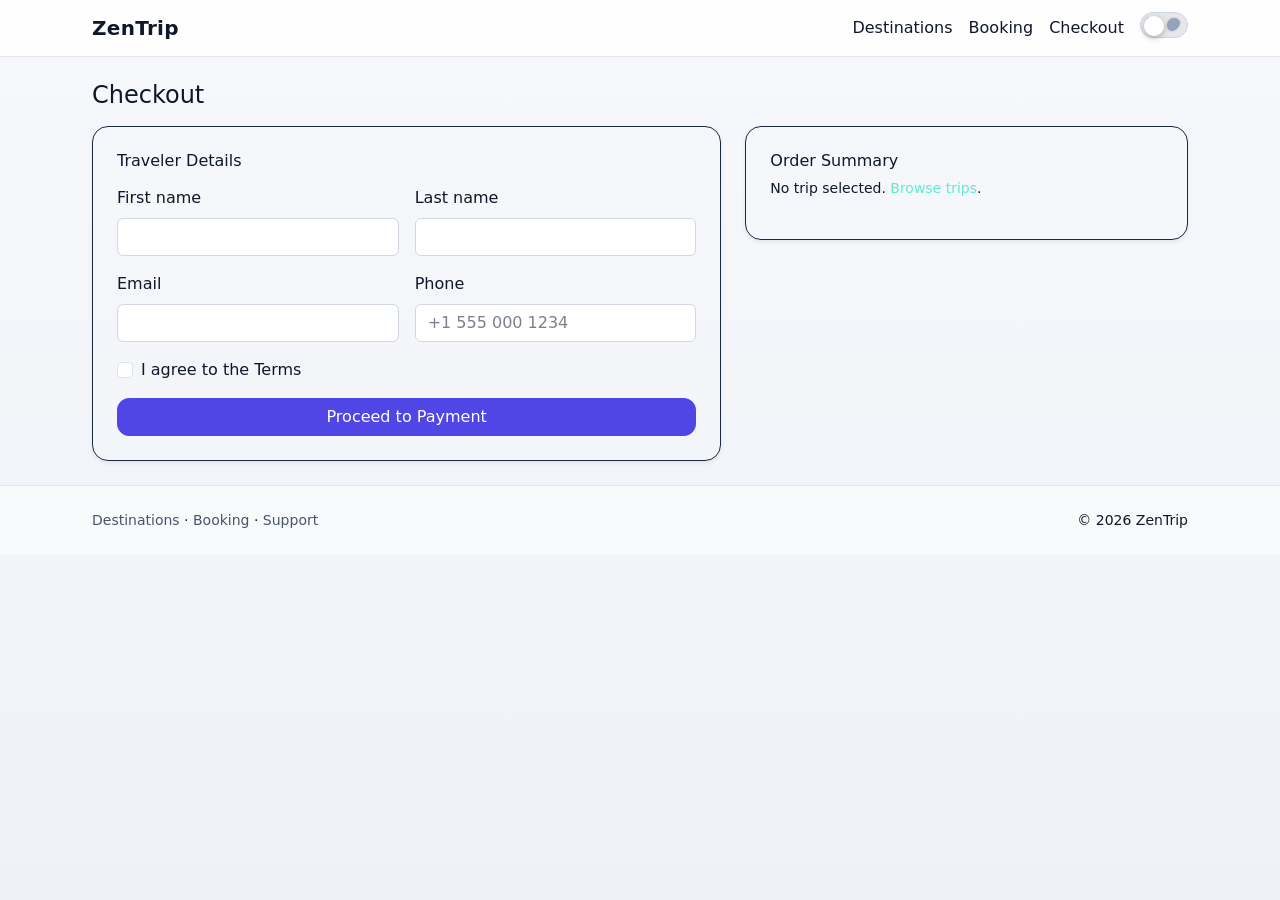
<file: checkout.html>
<!doctype html>
<html lang="en">
  <head>
    <meta charset="utf-8" />
    <meta name="viewport" content="width=device-width, initial-scale=1" />
    <title>ZenTrip — Checkout</title>
    <meta name="description" content="Review your ZenTrip selection and enter traveler details." />
    <link href="https://cdn.jsdelivr.net/npm/bootstrap@5.3.3/dist/css/bootstrap.min.css" rel="stylesheet" />
    <link rel="stylesheet" href="assets/css/base.css" />
    <link rel="stylesheet" href="assets/css/components.css" />
  </head>
  <body>
    <a class="skip-link" href="#main">Skip to content</a>
    <header id="site-header"></header>

    <main id="main" class="container py-4">
      <h1 class="h4 mb-3">Checkout</h1>
      <div class="row g-4">
        <div class="col-lg-7">
          <div class="p-3 p-md-4 rounded-4 border shadow-sm">
            <h2 class="h6">Traveler Details</h2>
            <form id="travelerForm" class="mt-3">
              <div class="row g-3">
                <div class="col-md-6">
                  <label class="form-label" for="firstName">First name</label>
                  <input class="form-control" id="firstName" required />
                </div>
                <div class="col-md-6">
                  <label class="form-label" for="lastName">Last name</label>
                  <input class="form-control" id="lastName" required />
                </div>
                <div class="col-md-6">
                  <label class="form-label" for="email">Email</label>
                  <input class="form-control" id="email" type="email" required />
                </div>
                <div class="col-md-6">
                  <label class="form-label" for="phone">Phone</label>
                  <input class="form-control" id="phone" type="tel" placeholder="+1 555 000 1234" />
                </div>
              </div>
              <div class="form-check mt-3">
                <input class="form-check-input" type="checkbox" id="agree" required />
                <label class="form-check-label" for="agree">I agree to the Terms</label>
              </div>
              <div class="d-grid mt-3">
                <button class="btn btn-primary" type="submit">Proceed to Payment</button>
              </div>
            </form>
          </div>
        </div>
        <div class="col-lg-5">
          <div class="p-3 p-md-4 rounded-4 border shadow-sm">
            <h2 class="h6">Order Summary</h2>
            <div id="summary" class="small"></div>
          </div>
        </div>
      </div>
    </main>

    <footer id="site-footer" class="mt-auto"></footer>

    <script src="https://cdn.jsdelivr.net/npm/bootstrap@5.3.3/dist/js/bootstrap.bundle.min.js" defer></script>
    <script type="module" src="assets/js/cart.js"></script>
  </body>
  </html>
</file>
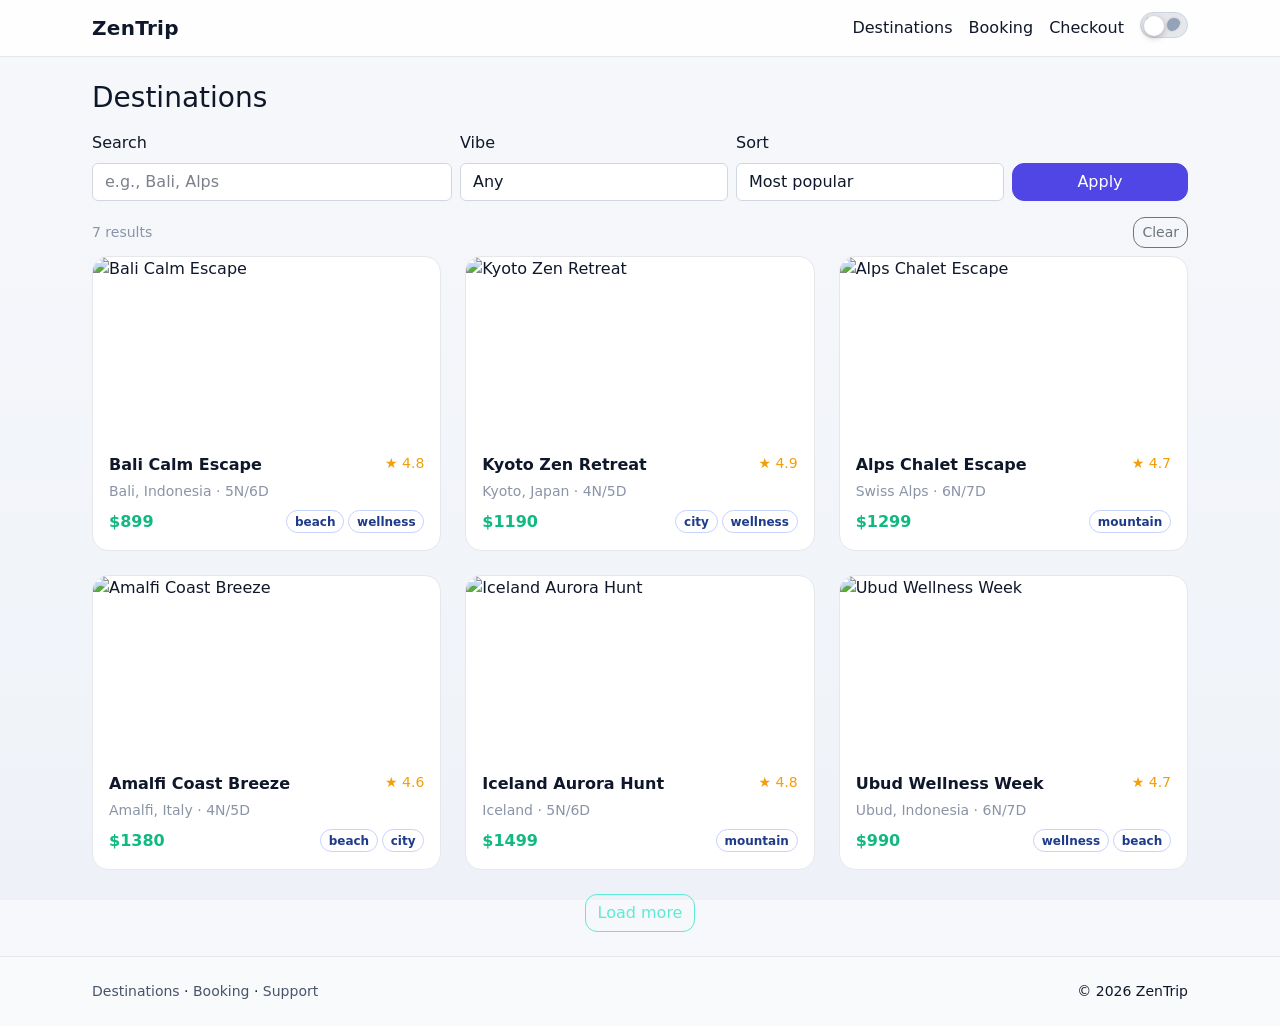
<file: destinations.html>
<!doctype html>
<html lang="en">
  <head>
    <meta charset="utf-8" />
    <meta name="viewport" content="width=device-width, initial-scale=1" />
    <title>ZenTrip — Destinations</title>
    <meta name="description" content="Browse ZenTrip's curated destinations and serene retreats." />
    <link href="https://cdn.jsdelivr.net/npm/bootstrap@5.3.3/dist/css/bootstrap.min.css" rel="stylesheet" />
    <link rel="stylesheet" href="assets/css/base.css" />
    <link rel="stylesheet" href="assets/css/components.css" />
    <link rel="stylesheet" href="assets/css/animations.css" />
  </head>
  <body>
    <a class="skip-link" href="#main">Skip to content</a>
    <header id="site-header"></header>

    <main id="main" class="container py-4">
      <h1 class="h3 mb-3">Destinations</h1>
      <form id="filters" class="row g-2 align-items-end mb-3">
        <div class="col-12 col-md-4">
          <label for="search" class="form-label">Search</label>
          <input id="search" type="search" class="form-control" placeholder="e.g., Bali, Alps" />
        </div>
        <div class="col-6 col-md-3">
          <label for="tag" class="form-label">Vibe</label>
          <select id="tag" class="form-select">
            <option value="">Any</option>
            <option value="beach">Beach</option>
            <option value="mountain">Mountain</option>
            <option value="city">City</option>
            <option value="wellness">Wellness</option>
          </select>
        </div>
        <div class="col-6 col-md-3">
          <label for="sort" class="form-label">Sort</label>
          <select id="sort" class="form-select">
            <option value="pop">Most popular</option>
            <option value="price-asc">Price: Low to High</option>
            <option value="price-desc">Price: High to Low</option>
            <option value="rating">Top rated</option>
          </select>
        </div>
        <div class="col-12 col-md-2 d-grid">
          <button class="btn btn-primary" id="applyFilters" type="button">Apply</button>
        </div>
      </form>

      <div class="d-flex justify-content-between align-items-center mb-2">
        <p class="m-0 small text-muted" id="resultCount">Loading...</p>
        <button class="btn btn-sm btn-outline-secondary" id="clearFilters" type="button">Clear</button>
      </div>

      <div id="results" class="row g-4" aria-live="polite"></div>
      <div class="text-center mt-4">
        <button class="btn btn-outline-primary d-none" id="loadMore" type="button">Load more</button>
      </div>
    </main>

    <footer id="site-footer" class="mt-auto"></footer>

    <script src="https://cdn.jsdelivr.net/npm/bootstrap@5.3.3/dist/js/bootstrap.bundle.min.js" defer></script>
    <script type="module" src="assets/js/search.js"></script>
  </body>
  </html>
</file>
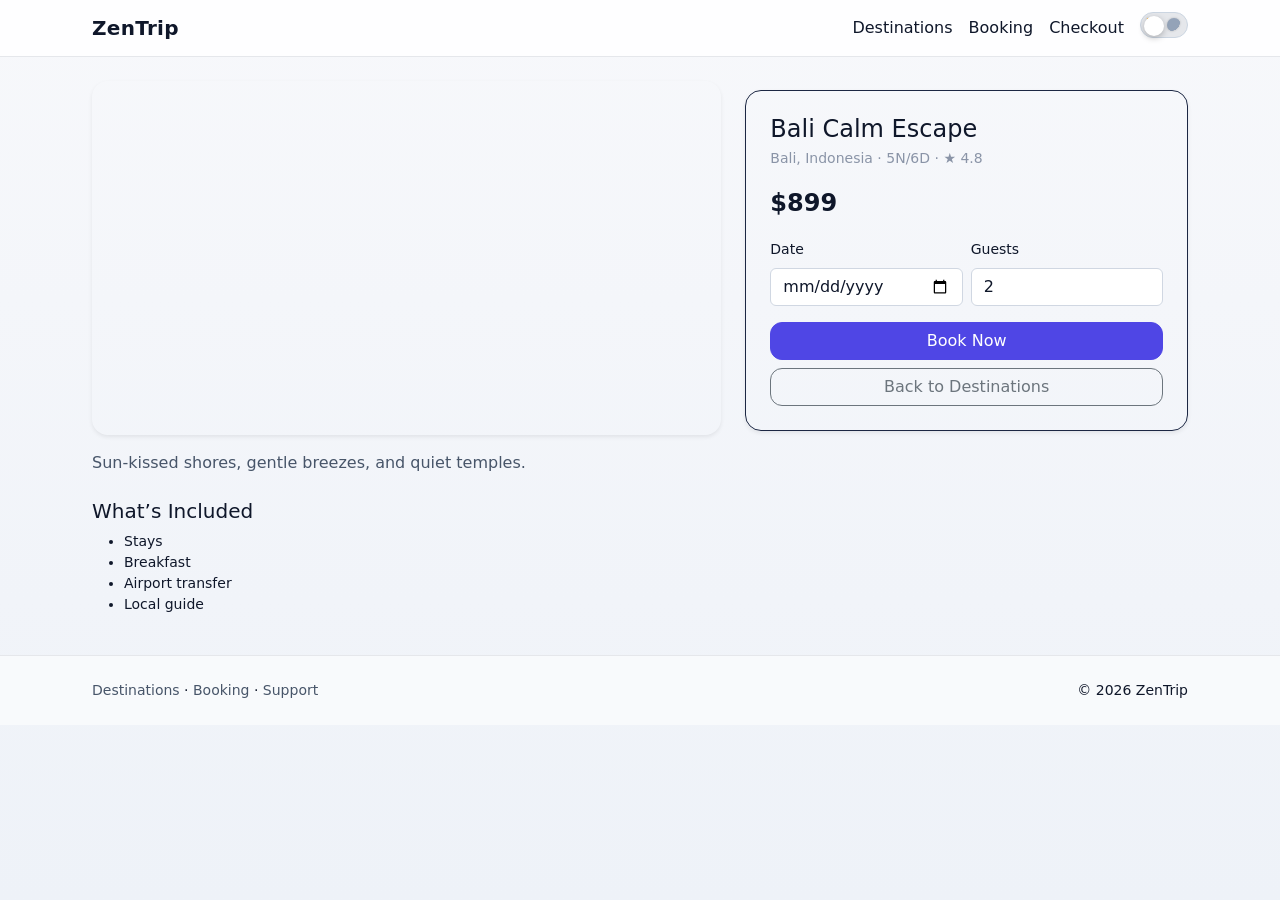
<file: package.html>
<!doctype html>
<html lang="en">
  <head>
    <meta charset="utf-8" />
    <meta name="viewport" content="width=device-width, initial-scale=1" />
    <title>ZenTrip — Package Details</title>
    <meta name="description" content="Trip details, itinerary, and inclusions for your ZenTrip package." />
    <link href="https://cdn.jsdelivr.net/npm/bootstrap@5.3.3/dist/css/bootstrap.min.css" rel="stylesheet" />
    <link rel="stylesheet" href="assets/css/base.css" />
    <link rel="stylesheet" href="assets/css/components.css" />
    <link rel="stylesheet" href="assets/css/animations.css" />
  </head>
  <body>
    <a class="skip-link" href="#main">Skip to content</a>
    <header id="site-header"></header>

    <main id="main" class="container py-4">
      <div id="pdp" class="row g-4">
        <div class="col-lg-7">
          <div class="ratio ratio-16x9 rounded-4 overflow-hidden shadow-sm">
            <img id="pdp-hero" alt="Destination" loading="lazy" />
          </div>
          <div class="mt-3" id="pdp-desc"></div>
          <div class="mt-4">
            <h2 class="h5">What’s Included</h2>
            <ul class="small" id="pdp-includes"></ul>
          </div>
        </div>
        <div class="col-lg-5">
          <div class="p-3 p-md-4 rounded-4 border shadow-sm sticky-lg-top" style="top: 90px;">
            <h1 id="pdp-title" class="h4 mb-1">Loading...</h1>
            <p id="pdp-meta" class="text-muted small mb-3"></p>
            <p class="fs-4 fw-bold mb-3" id="pdp-price"></p>
            <div class="row g-2 mb-3">
              <div class="col">
                <label class="form-label small" for="pdp-date">Date</label>
                <input id="pdp-date" class="form-control" type="date" />
              </div>
              <div class="col">
                <label class="form-label small" for="pdp-guests">Guests</label>
                <input id="pdp-guests" class="form-control" type="number" min="1" value="2" />
              </div>
            </div>
            <button id="addToCart" class="btn btn-primary w-100 mb-2" type="button">Book Now</button>
            <a href="destinations.html" class="btn btn-outline-secondary w-100" role="button">Back to Destinations</a>
          </div>
        </div>
      </div>
    </main>

    <footer id="site-footer" class="mt-auto"></footer>

    <script type="application/ld+json" id="pdp-schema"></script>
    <script src="https://cdn.jsdelivr.net/npm/bootstrap@5.3.3/dist/js/bootstrap.bundle.min.js" defer></script>
    <script type="module" src="assets/js/cart.js"></script>
  </body>
  </html>
</file>
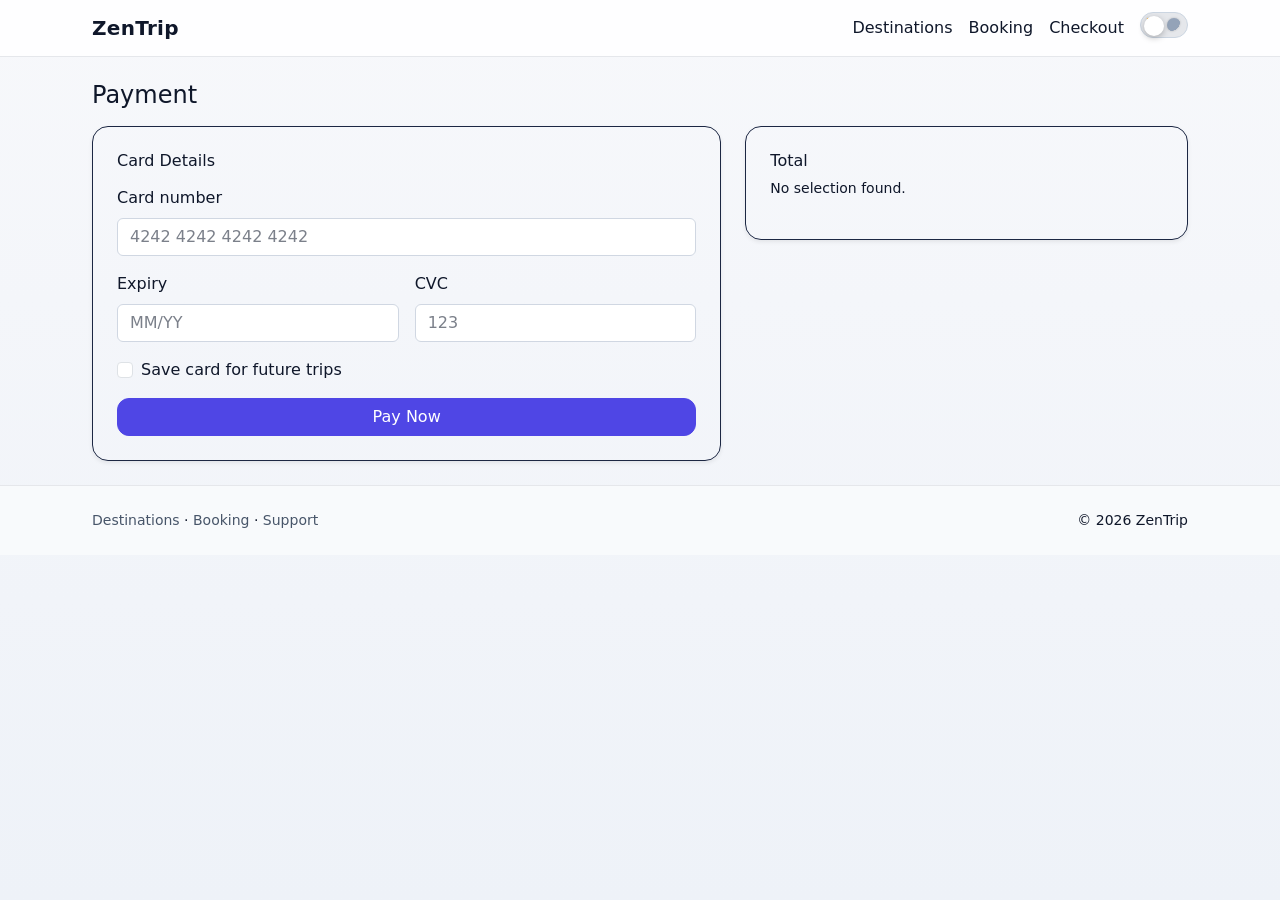
<file: payment.html>
<!doctype html>
<html lang="en">
  <head>
    <meta charset="utf-8" />
    <meta name="viewport" content="width=device-width, initial-scale=1" />
    <title>ZenTrip — Payment</title>
    <meta name="description" content="Securely pay for your ZenTrip booking." />
    <link href="https://cdn.jsdelivr.net/npm/bootstrap@5.3.3/dist/css/bootstrap.min.css" rel="stylesheet" />
    <link rel="stylesheet" href="assets/css/base.css" />
    <link rel="stylesheet" href="assets/css/components.css" />
  </head>
  <body>
    <a class="skip-link" href="#main">Skip to content</a>
    <header id="site-header"></header>

    <main id="main" class="container py-4">
      <h1 class="h4 mb-3">Payment</h1>
      <div class="row g-4">
        <div class="col-lg-7">
          <div class="p-3 p-md-4 rounded-4 border shadow-sm">
            <h2 class="h6">Card Details</h2>
            <form id="paymentForm" class="mt-3">
              <div class="mb-3">
                <label class="form-label" for="cardNumber">Card number</label>
                <input class="form-control" id="cardNumber" inputmode="numeric" placeholder="4242 4242 4242 4242" required />
              </div>
              <div class="row g-3">
                <div class="col-md-6">
                  <label class="form-label" for="cardExpiry">Expiry</label>
                  <input class="form-control" id="cardExpiry" placeholder="MM/YY" required />
                </div>
                <div class="col-md-6">
                  <label class="form-label" for="cardCvc">CVC</label>
                  <input class="form-control" id="cardCvc" inputmode="numeric" placeholder="123" required />
                </div>
              </div>
              <div class="form-check mt-3">
                <input class="form-check-input" type="checkbox" id="saveCard" />
                <label class="form-check-label" for="saveCard">Save card for future trips</label>
              </div>
              <div class="d-grid mt-3">
                <button class="btn btn-primary" type="submit">Pay Now</button>
              </div>
            </form>
          </div>
        </div>
        <div class="col-lg-5">
          <div class="p-3 p-md-4 rounded-4 border shadow-sm">
            <h2 class="h6">Total</h2>
            <div id="pay-summary" class="small"></div>
          </div>
        </div>
      </div>
    </main>

    <footer id="site-footer" class="mt-auto"></footer>

    <script src="https://cdn.jsdelivr.net/npm/bootstrap@5.3.3/dist/js/bootstrap.bundle.min.js" defer></script>
    <script type="module" src="assets/js/payments.js"></script>
  </body>
  </html>
</file>
<file: assets/css/base.css>
:root{
  --bg:#0f1320;--card:#12172a;--muted:#8a94a7;--text:#e8eef8;--accent:#5eead4;--primary:#4f46e5;--ring:rgba(94,234,212,.35)
}
*{box-sizing:border-box}
html,body{height:100%}
body{
  margin:0;font-family:Inter,system-ui,-apple-system,Segoe UI,Roboto,Arial,sans-serif;
  color:var(--text);background:radial-gradient(1200px 800px at 100% -10%,#1b2340 0%,#0f1320 50%,#0c101b 100%);
}
a{color:var(--accent);text-decoration:none}
a:hover{text-decoration:underline}
img{max-width:100%;display:block}
.container{max-width:1120px}

/* Forms */
.form-control,.form-select{background:#0c1324;border:1px solid #1f2a44;color:var(--text)}
.form-control:focus,.form-select:focus{border-color:var(--accent);box-shadow:0 0 0 .25rem var(--ring)}
/* Higher-contrast placeholders */
.form-control::placeholder,.form-select::placeholder{color:rgba(232,238,248,.86)}
.btn{border-radius:12px}
.btn-primary{background:var(--primary);border-color:var(--primary)}
.btn-outline-primary{color:var(--accent);border-color:var(--accent)}
.btn-outline-primary:hover{background:var(--accent);color:#0a0f1a}

/* Layout */
.rounded-4{border-radius:16px}
.shadow-sm{box-shadow:0 8px 24px rgba(0,0,0,.3)}
.border{border:1px solid #1c2743!important}
.skip-link{position:absolute;left:-999px;top:auto;width:1px;height:1px;overflow:hidden}
.skip-link:focus{left:16px;top:16px;width:auto;height:auto;background:#000;color:#fff;padding:8px 12px;border-radius:8px}

/* Hero */
.hero{min-height:72vh;position:relative;isolation:isolate}
.hero:before{content:"";position:absolute;inset:0;background:radial-gradient(800px 400px at 20% 10%,rgba(79,70,229,.35),transparent 60%),radial-gradient(800px 400px at 80% 90%,rgba(94,234,212,.15),transparent 60%);z-index:-1}
.hero-inner{max-width:820px}
.search-bar{background:rgba(12,19,36,.7);backdrop-filter:blur(8px);padding:16px;border-radius:16px}
/* Extra bright placeholders inside hero search */
.search-bar .form-control::placeholder{color:rgba(255,255,255,.9)}

/* Cards */
.card-zen{background:var(--card);border:1px solid #19203a;border-radius:16px;overflow:hidden}
.card-zen .title{font-weight:600}
.card-zen .meta{color:var(--muted)}
.price{color:#d1fae5}

/* Footer */
footer{border-top:1px solid #1c2743;background:linear-gradient(180deg,rgba(20,26,44,.6),rgba(12,16,27,.8))}

/* Gradient promo */
.zen-gradient{background:linear-gradient(120deg,#3447ce,#2cc8b8); color:#fff}
.float-shape{position:absolute;right:-60px;top:-60px;width:180px;height:180px;background:radial-gradient(circle at 30% 30%,#7dd3fc,transparent 60%);filter:blur(8px);opacity:.5;border-radius:50%}
/* Light theme promo contrast */
[data-theme="light"] .zen-gradient{background:
  linear-gradient(180deg,rgba(2,6,23,.10),rgba(2,6,23,.02)),
  linear-gradient(120deg,#e8eefc,#e1fbf7);
}
[data-theme="light"] .zen-gradient.text-white{color:#0f172a!important}
[data-theme="light"] .zen-gradient .btn-outline-light{color:#0f172a;border-color:#0f172a}
[data-theme="light"] .zen-gradient .btn-outline-light:hover{background:#0f172a;color:#fff}
[data-theme="light"] .float-shape{background:radial-gradient(circle at 30% 30%,#93c5fd,transparent 60%)}

/* Utilities */
.text-muted{color:var(--muted)!important}
.visually-hidden{position:absolute!important;width:1px;height:1px;padding:0;margin:-1px;overflow:hidden;clip:rect(0,0,0,0);white-space:nowrap;border:0}

/* Light theme (minimal overrides) */
[data-theme="light"] body{color:#0f172a;background:linear-gradient(180deg,#f7f8fb,#eef2f8)}
[data-theme="light"] .card-zen{background:#ffffff;border-color:#e5e7eb}
[data-theme="light"] .form-control,[data-theme="light"] .form-select{background:#ffffff;border-color:#d0d7e2;color:#0f172a}
[data-theme="light"] .form-control::placeholder,[data-theme="light"] .form-select::placeholder{color:rgba(15,23,42,.55)}
[data-theme="light"] .search-bar{background:rgba(255,255,255,.85)}
[data-theme="light"] footer{background:#f8fafc;border-top-color:#e5e7eb}
</file>
<file: assets/css/components.css>
/* Header / Navbar */
.navbar-zen{background:rgba(10,14,24,.7);backdrop-filter:blur(8px);border-bottom:1px solid #1c2743}
[data-theme="light"] .navbar-zen{background:rgba(255,255,255,.85);border-bottom-color:#e5e7eb}
.brand{font-weight:700;letter-spacing:.3px}
/* Light theme navbar text */
[data-theme="light"] .navbar-zen .navbar-brand,[data-theme="light"] .navbar-zen .nav-link{color:#0f172a!important}
[data-theme="light"] .navbar-zen .nav-link:hover{color:#111827!important}

/* Toggle switch */
.theme-toggle{position:relative;width:48px;height:26px;border-radius:999px;border:1px solid rgba(148,163,184,.5);background:#111827;display:inline-flex;align-items:center;justify-content:center;padding:0;cursor:pointer;transition:background .25s,border-color .25s;}
.theme-toggle .knob{position:absolute;left:3px;top:3px;width:20px;height:20px;border-radius:50%;background:#fff;box-shadow:0 2px 6px rgba(0,0,0,.25);transition:transform .25s ease}
.theme-toggle .icon{position:absolute;width:14px;height:14px}
.theme-toggle .sun{left:6px;filter:drop-shadow(0 0 1px rgba(0,0,0,.2))}
.theme-toggle .moon{right:6px;filter:drop-shadow(0 0 1px rgba(0,0,0,.2))}
.theme-toggle.on{background:#10b981;border-color:#059669}
.theme-toggle.on .knob{transform:translateX(22px)}
[data-theme="light"] .theme-toggle{background:#e5e7eb;border-color:#cbd5e1}
[data-theme="light"] .theme-toggle.on{background:#10b981;border-color:#059669}

/* Inline SVG icons via masks */
.theme-toggle .sun:before{content:"";display:block;width:14px;height:14px;background:radial-gradient(circle at 50% 50%,#f59e0b 55%,transparent 56%), conic-gradient(from 0deg,#f59e0b 0 10%,transparent 10% 20%,#f59e0b 20% 30%,transparent 30% 40%,#f59e0b 40% 50%,transparent 50% 60%,#f59e0b 60% 70%,transparent 70% 80%,#f59e0b 80% 90%,transparent 90% 100%)}
.theme-toggle .moon:before{content:"";display:block;width:14px;height:14px;border-radius:50%;background:radial-gradient(circle at 35% 35%,#94a3b8 60%,transparent 61%), radial-gradient(circle at 65% 65%,transparent 59%,#94a3b8 60%)}

/* Sections */
section{scroll-margin-top:80px}

/* Cards grid */
.trip-card{transition:transform .25s ease, box-shadow .25s ease}
.trip-card:hover{transform:translateY(-4px);box-shadow:0 16px 40px rgba(0,0,0,.35)}
.trip-thumb{object-fit:cover;width:100%;height:180px}
/* Price color contrast */
.price{color:#10b981}
[data-theme="dark"] .price{color:#d1fae5}

/* Ratings */
.stars{color:#fde68a}
[data-theme="light"] .stars{color:#f59e0b}

/* PDP */
#pdp-desc p{color:#cdd6ea}
[data-theme="light"] #pdp-desc p{color:#475569}

/* Forms helpers */
.hint{font-size:12px;color:var(--muted)}

/* Badges */
.badge-zen{--bs-badge-bg:#1a2240;border:1px solid #29345e;color:#9fb2ff}
[data-theme="light"] .badge-zen{--bs-badge-bg:#eef2ff;border:1px solid #c7d2fe;color:#1e3a8a}

/* Footer */
.footer-links a{color:#aab4c8}
.footer-links a:hover{color:#fff}
[data-theme="light"] .footer-links a{color:#475569}
[data-theme="light"] .footer-links a:hover{color:#111827}
</file>
<file: assets/css/animations.css>
.fade-up{opacity:0;transform:translateY(10px);animation:fadeUp .8s ease forwards}
.delay-1{animation-delay:.15s}
.delay-2{animation-delay:.3s}
.reveal{opacity:0;transform:translateY(8px)}
.reveal.in{opacity:1;transform:none;transition:opacity .6s ease, transform .6s ease}

@keyframes fadeUp{to{opacity:1;transform:none}}
</file>
